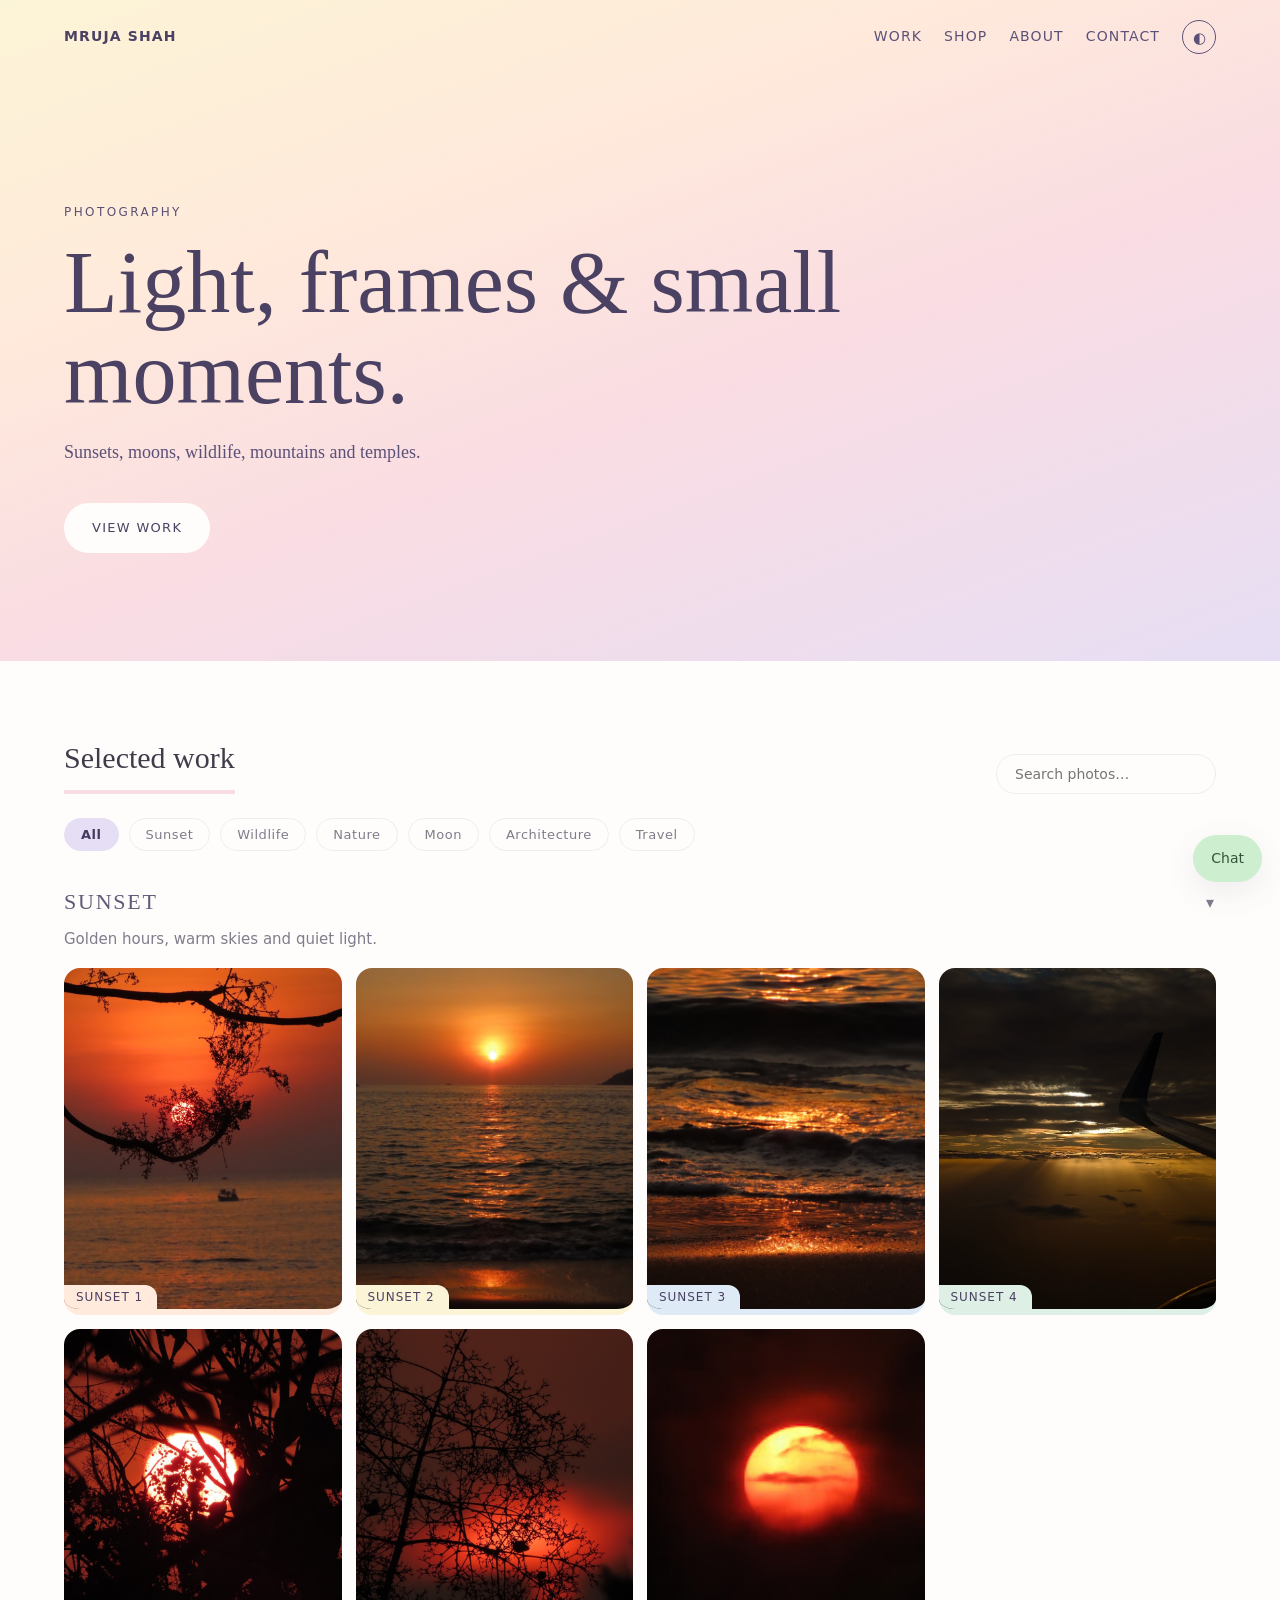
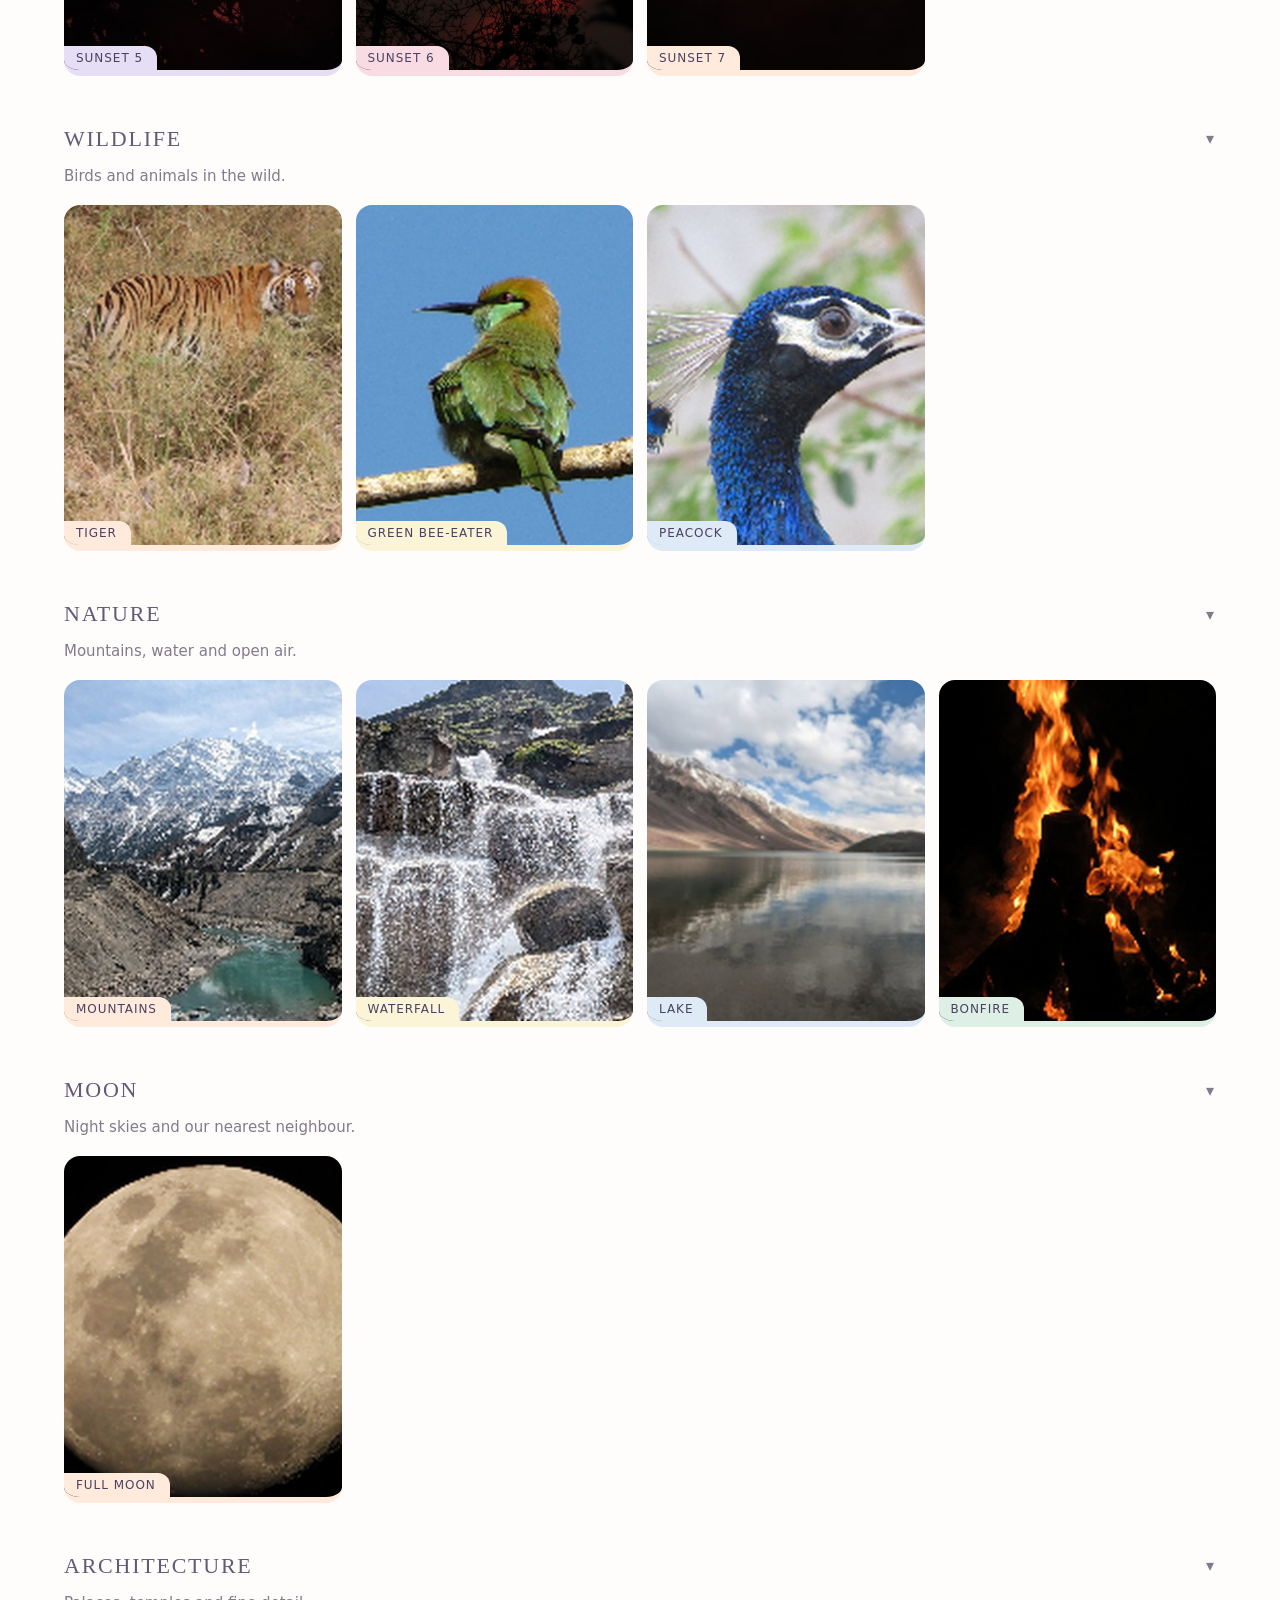
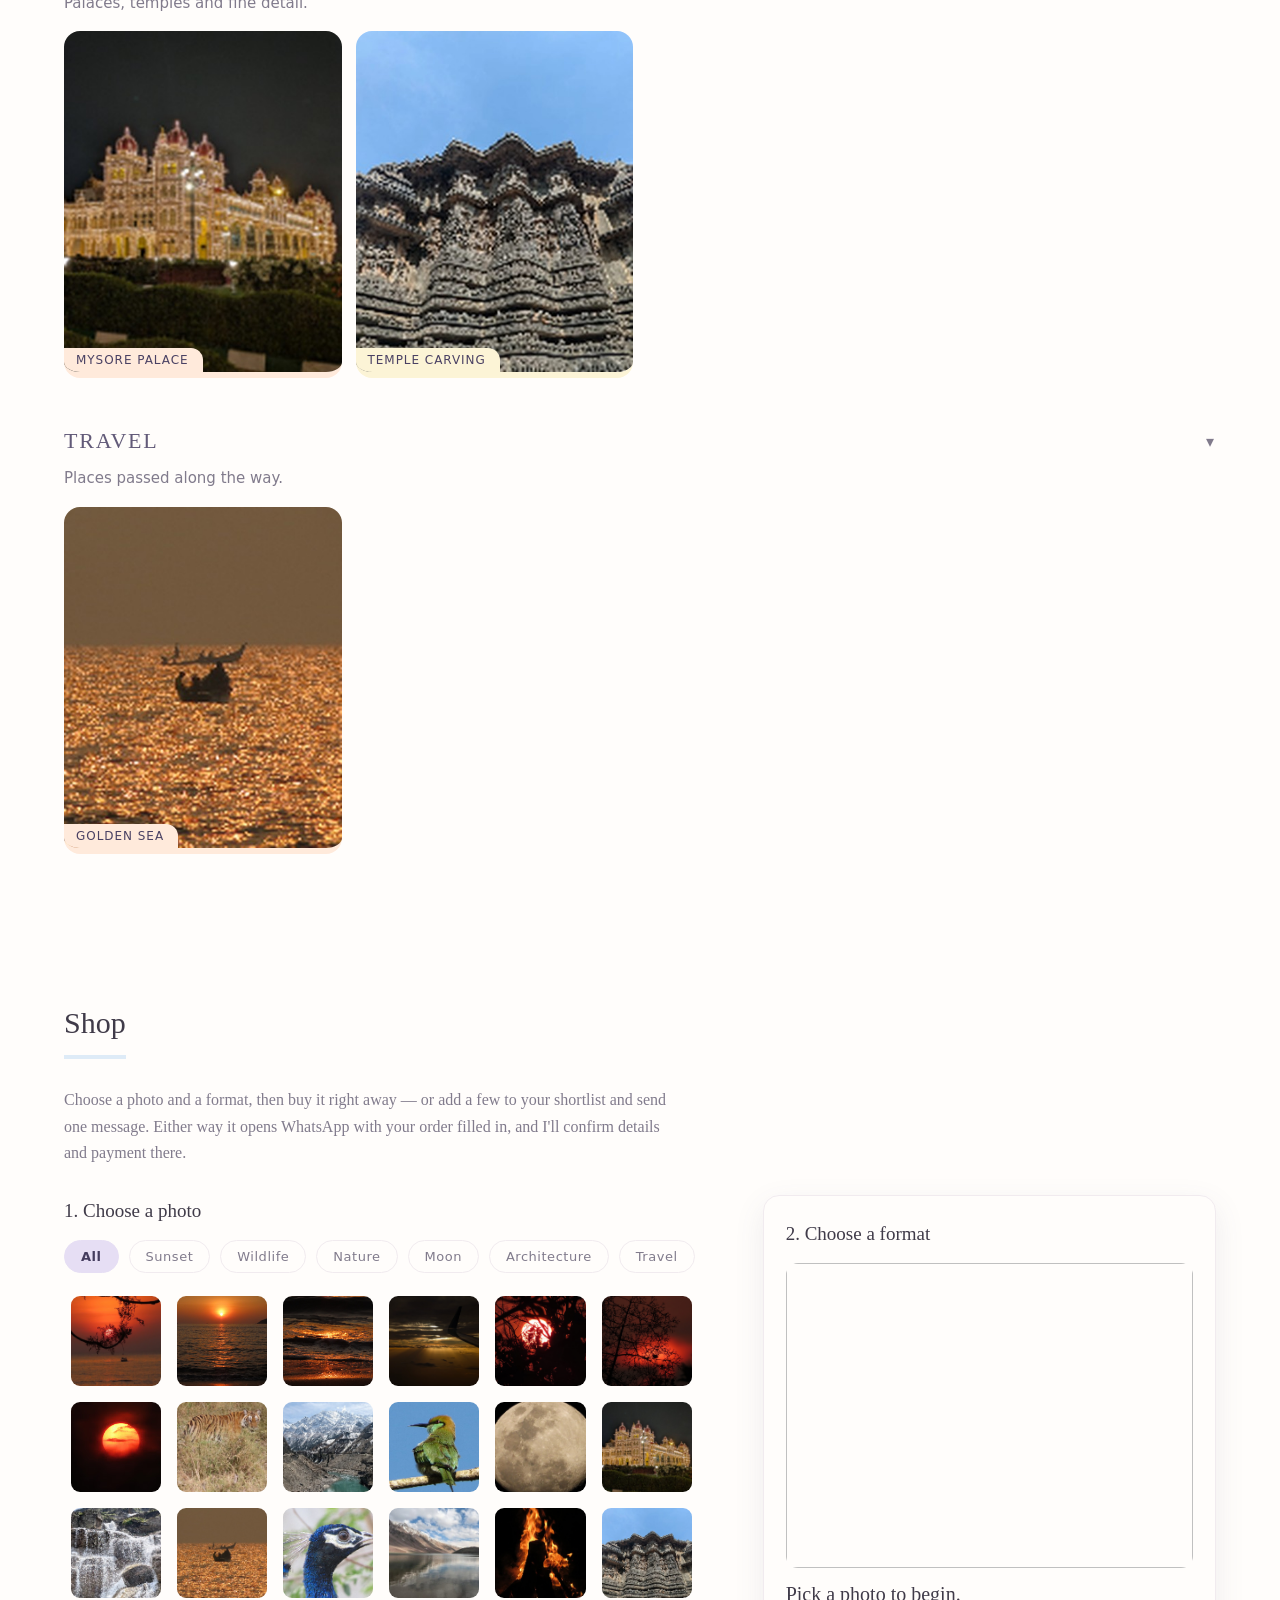
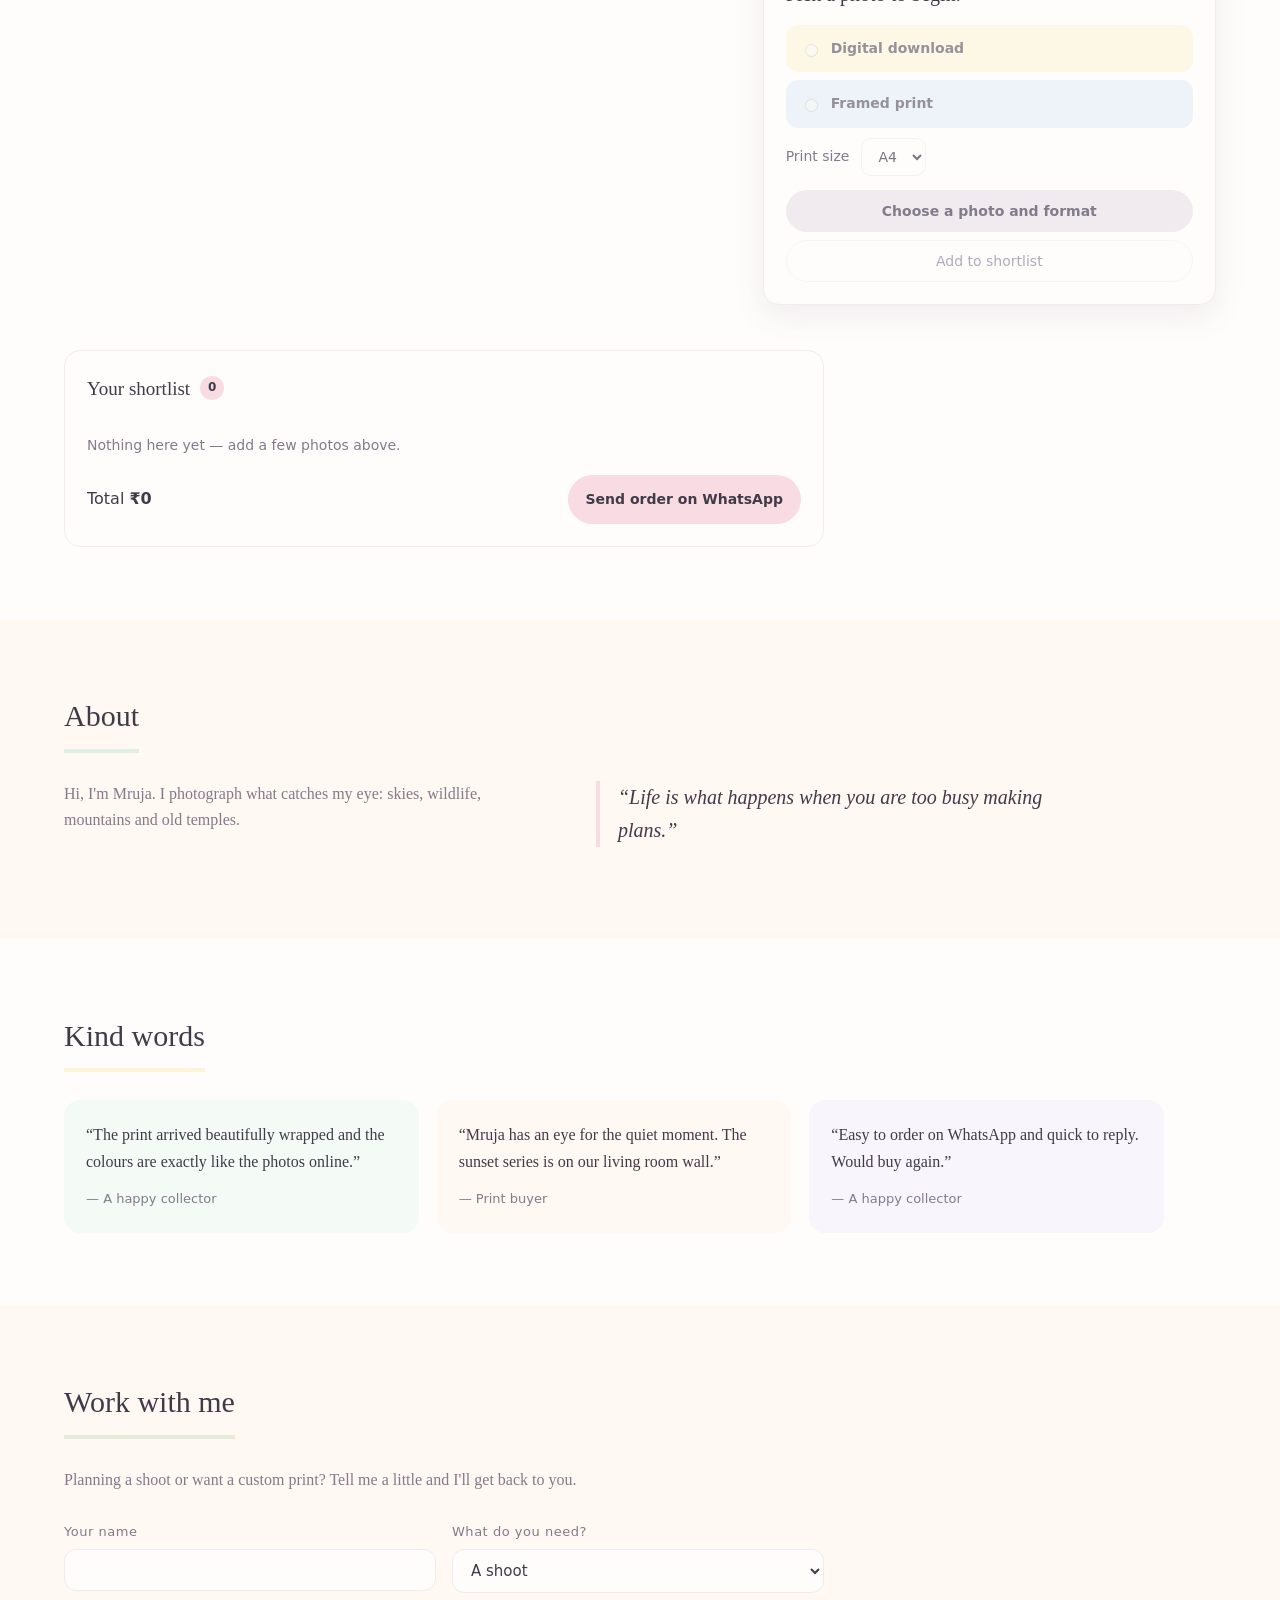
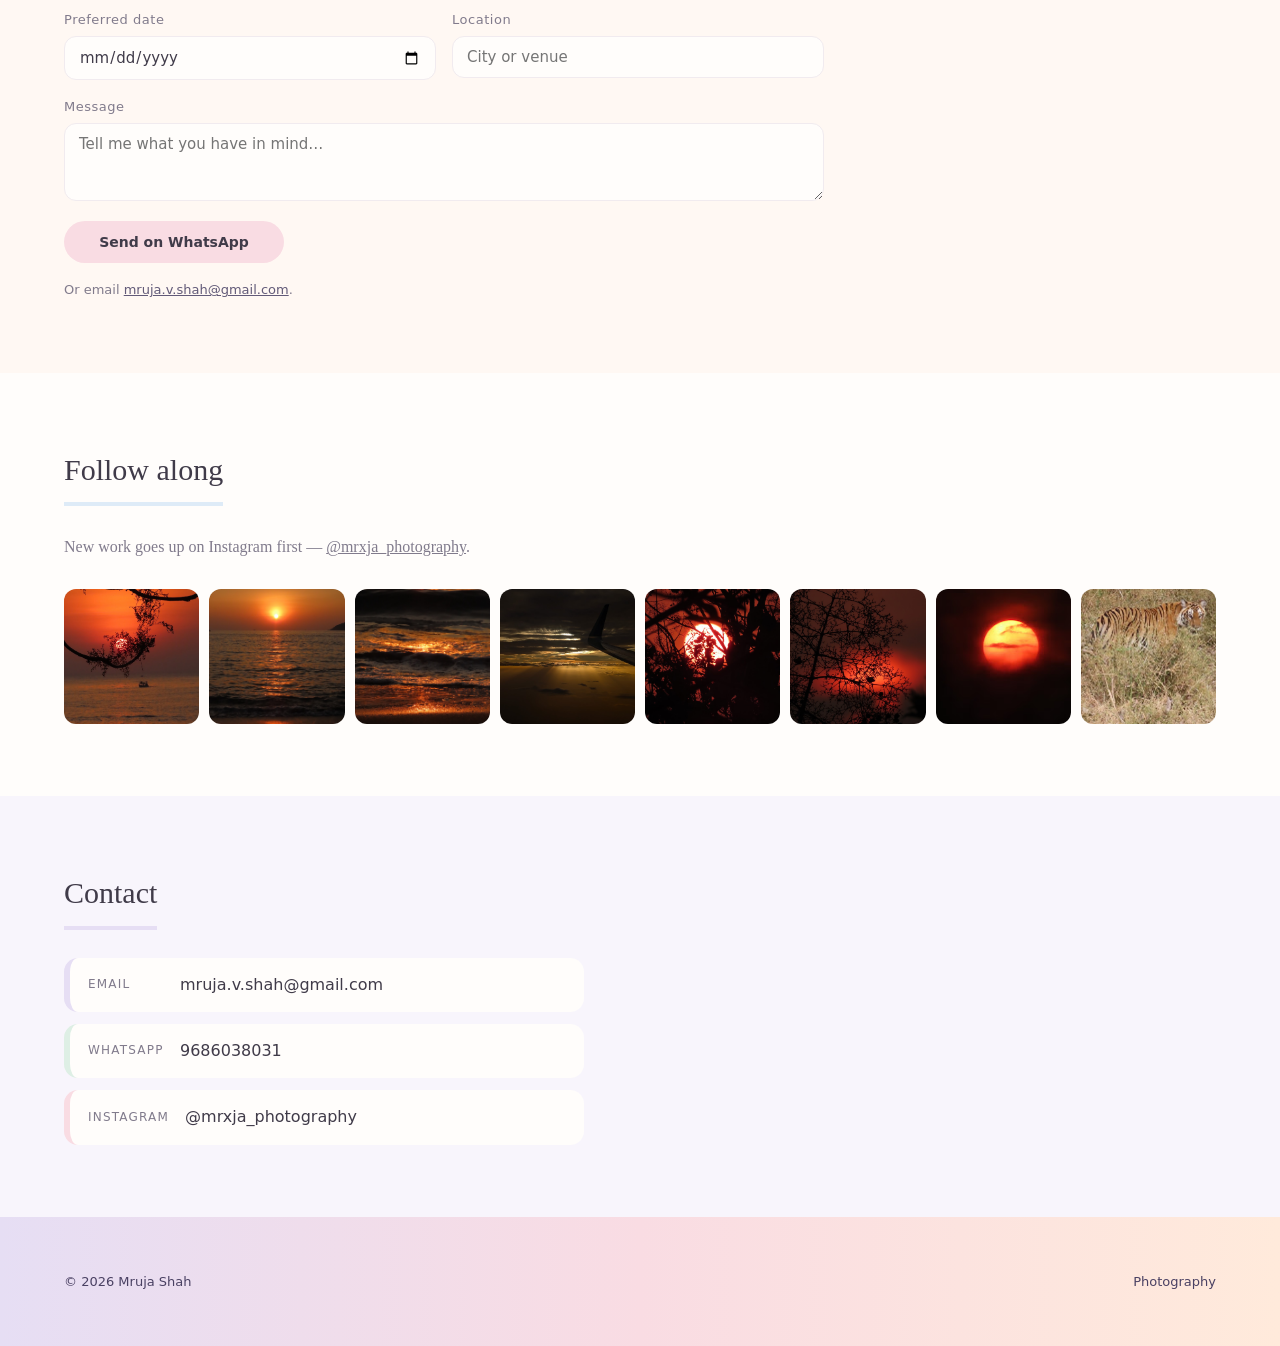
<file: index.html>
<!DOCTYPE html>
<html lang="en">
<head>
<meta charset="utf-8">
<meta name="viewport" content="width=device-width, initial-scale=1">
<title>Mruja Shah — Photography</title>
<meta name="description" content="Photography portfolio of Mruja (@mrxja_photography) — sunsets, moons, wildlife, mountains and temples. Prints and digital downloads available.">
<meta name="theme-color" content="#fffdfb">

<!-- Social sharing -->
<meta property="og:type" content="website">
<meta property="og:title" content="Mruja Shah — Photography">
<meta property="og:description" content="Sunsets, moons, wildlife, mountains and temples. Prints and digital downloads available.">
<meta property="og:image" content="images/sunset/sunset-1.jpeg">
<meta name="twitter:card" content="summary_large_image">
<meta name="twitter:title" content="Mruja Shah — Photography">
<meta name="twitter:description" content="Sunsets, moons, wildlife, mountains and temples.">
<meta name="twitter:image" content="images/sunset/sunset-1.jpeg">

<script type="application/ld+json">
{
  "@context": "https://schema.org",
  "@type": "Person",
  "name": "Mruja Shah",
  "jobTitle": "Photographer",
  "email": "mailto:mruja.v.shah@gmail.com",
  "sameAs": ["https://www.instagram.com/mrxja_photography"],
  "image": "images/sunset/sunset-1.jpeg"
}
</script>

<link rel="stylesheet" href="style.css">
</head>
<body>
<a class="skip" href="#work">Skip to work</a>

<nav>
  <strong>Mruja Shah</strong>
  <div class="nav-links">
    <a href="#work">Work</a>
    <a href="#shop">Shop</a>
    <a href="#about">About</a>
    <a href="#contact">Contact</a>
    <button type="button" class="theme-toggle" id="theme-toggle" aria-label="Toggle dark mode">◐</button>
  </div>
</nav>

<header class="hero">
  <small>Photography</small>
  <h1>Light, frames &amp; small moments.</h1>
  <p>Sunsets, moons, wildlife, mountains and temples.</p>
  <a class="btn" href="#work">View work</a>
</header>

<section id="work">
  <div class="work-head">
    <h2>Selected work</h2>
    <label class="search">
      <span class="sr-only">Search photos</span>
      <input type="search" id="search" placeholder="Search photos…" autocomplete="off">
    </label>
  </div>
  <div class="chips" id="chips" role="group" aria-label="Filter by genre"></div>
  <div class="grid" id="grid"></div>
  <p class="empty" id="empty" hidden>No photos match your search.</p>
</section>

<section id="shop">
  <h2>Shop</h2>
  <p class="shop-note">Choose a photo and a format, then buy it right away — or add a few to your shortlist and send one message. Either way it opens WhatsApp with your order filled in, and I'll confirm details and payment there.</p>

  <div class="shop-wrap">
    <div>
      <h3 class="step">1. Choose a photo</h3>
      <div class="chips small" id="shop-chips" role="group" aria-label="Filter shop by genre"></div>
      <div class="picker" id="picker"></div>
    </div>

    <div class="order" aria-live="polite">
      <h3 class="step">2. Choose a format</h3>
      <div class="order-wm">
        <img id="order-img" alt="" hidden>
        <span class="wm" id="order-wm" hidden>© Mruja Shah</span>
      </div>
      <p class="order-title" id="order-title">Pick a photo to begin.</p>

      <label class="opt"><input type="radio" name="fmt" value="digital" disabled><b>Digital download</b><span id="p-digital"></span></label>
      <label class="opt alt"><input type="radio" name="fmt" value="print" disabled><b>Framed print</b><span id="p-print"></span></label>

      <label class="size-row" id="size-row" hidden>
        Print size
        <select id="size" disabled>
          <option>A4</option><option>A3</option><option>A2</option>
        </select>
      </label>

      <div class="order-actions">
        <button type="button" class="buy-btn" id="buy" aria-disabled="true">Choose a photo and format</button>
        <button type="button" class="add-btn" id="add" disabled>Add to shortlist</button>
      </div>
    </div>
  </div>

  <div class="cart" id="cart" aria-live="polite">
    <div class="cart-head">
      <h3 class="step">Your shortlist <span class="cart-count" id="cart-count">0</span></h3>
      <button type="button" class="cart-clear" id="cart-clear" hidden>Clear</button>
    </div>
    <ul class="cart-list" id="cart-list"></ul>
    <p class="cart-empty" id="cart-empty">Nothing here yet — add a few photos above.</p>
    <div class="cart-foot" id="cart-foot" hidden>
      <span>Total <b id="cart-total">₹0</b></span>
      <a class="buy-btn" id="cart-send" href="#" target="_blank" rel="noopener">Send order on WhatsApp</a>
    </div>
  </div>
</section>

<section id="about">
  <h2>About</h2>
  <div class="about">
    <p>Hi, I'm Mruja. I photograph what catches my eye: skies, wildlife, mountains and old temples.</p>
    <p><em>&ldquo;Life is what happens when you are too busy making plans.&rdquo;</em></p>
  </div>
</section>

<!-- Testimonials — edit the quotes here -->
<section id="testimonials">
  <h2>Kind words</h2>
  <div class="quotes">
    <blockquote class="quote">
      <p>“The print arrived beautifully wrapped and the colours are exactly like the photos online.”</p>
      <cite>— A happy collector</cite>
    </blockquote>
    <blockquote class="quote">
      <p>“Mruja has an eye for the quiet moment. The sunset series is on our living room wall.”</p>
      <cite>— Print buyer</cite>
    </blockquote>
    <blockquote class="quote">
      <p>“Easy to order on WhatsApp and quick to reply. Would buy again.”</p>
      <cite>— A happy collector</cite>
    </blockquote>
  </div>
</section>

<!-- Booking / enquiry form — sends through WhatsApp, no backend needed -->
<section id="booking">
  <h2>Work with me</h2>
  <p class="shop-note">Planning a shoot or want a custom print? Tell me a little and I'll get back to you.</p>
  <form class="booking" id="booking-form" novalidate>
    <div class="field">
      <label for="b-name">Your name</label>
      <input type="text" id="b-name" name="name" required>
    </div>
    <div class="field">
      <label for="b-type">What do you need?</label>
      <select id="b-type" name="type">
        <option>A shoot</option>
        <option>A custom print</option>
        <option>Licensing a photo</option>
        <option>Something else</option>
      </select>
    </div>
    <div class="field">
      <label for="b-date">Preferred date</label>
      <input type="date" id="b-date" name="date">
    </div>
    <div class="field">
      <label for="b-place">Location</label>
      <input type="text" id="b-place" name="place" placeholder="City or venue">
    </div>
    <div class="field wide">
      <label for="b-msg">Message</label>
      <textarea id="b-msg" name="message" rows="3" placeholder="Tell me what you have in mind…"></textarea>
    </div>
    <button type="submit" class="buy-btn">Send on WhatsApp</button>
    <p class="form-note" id="form-note">Or email <a href="mailto:mruja.v.shah@gmail.com">mruja.v.shah@gmail.com</a>.</p>
  </form>
</section>

<section id="follow">
  <h2>Follow along</h2>
  <p class="shop-note">New work goes up on Instagram first — <a href="https://www.instagram.com/mrxja_photography" target="_blank" rel="noopener">@mrxja_photography</a>.</p>
  <div class="follow-strip" id="follow-strip"></div>
</section>

<section id="contact">
  <h2>Contact</h2>
  <ul class="contact-list">
    <li><span>Email</span><a href="mailto:mruja.v.shah@gmail.com">mruja.v.shah@gmail.com</a></li>
    <li><span>WhatsApp</span><a href="https://wa.me/919686038031" target="_blank" rel="noopener">9686038031</a></li>
    <li><span>Instagram</span><a href="https://www.instagram.com/mrxja_photography" target="_blank" rel="noopener">@mrxja_photography</a></li>
  </ul>
</section>

<footer><span>© 2026 Mruja Shah</span><span>Photography</span></footer>

<!-- Lightbox viewer -->
<div class="lightbox" id="lb" role="dialog" aria-modal="true" aria-label="Photo viewer" hidden>
  <button type="button" class="lb-close" id="lb-close" aria-label="Close viewer">×</button>
  <button type="button" class="lb-nav lb-prev" id="lb-prev" aria-label="Previous photo">‹</button>
  <button type="button" class="lb-nav lb-next" id="lb-next" aria-label="Next photo">›</button>
  <figure class="lb-figure">
    <img id="lb-img" alt="">
    <figcaption class="lb-cap">
      <span id="lb-title"></span>
      <span class="lb-count" id="lb-count"></span>
    </figcaption>
  </figure>
  <div class="lb-tools">
    <button type="button" class="lb-tool" id="lb-zoom" aria-label="Zoom in">＋</button>
    <button type="button" class="lb-tool" id="lb-share">Share</button>
  </div>
</div>

<button type="button" id="to-top" aria-label="Back to top" hidden>↑</button>
<a class="wa-float" id="wa-float" href="https://wa.me/919686038031" target="_blank" rel="noopener" aria-label="Chat on WhatsApp">Chat</a>

<script src="script.js"></script>
</body>
</html>
</file>
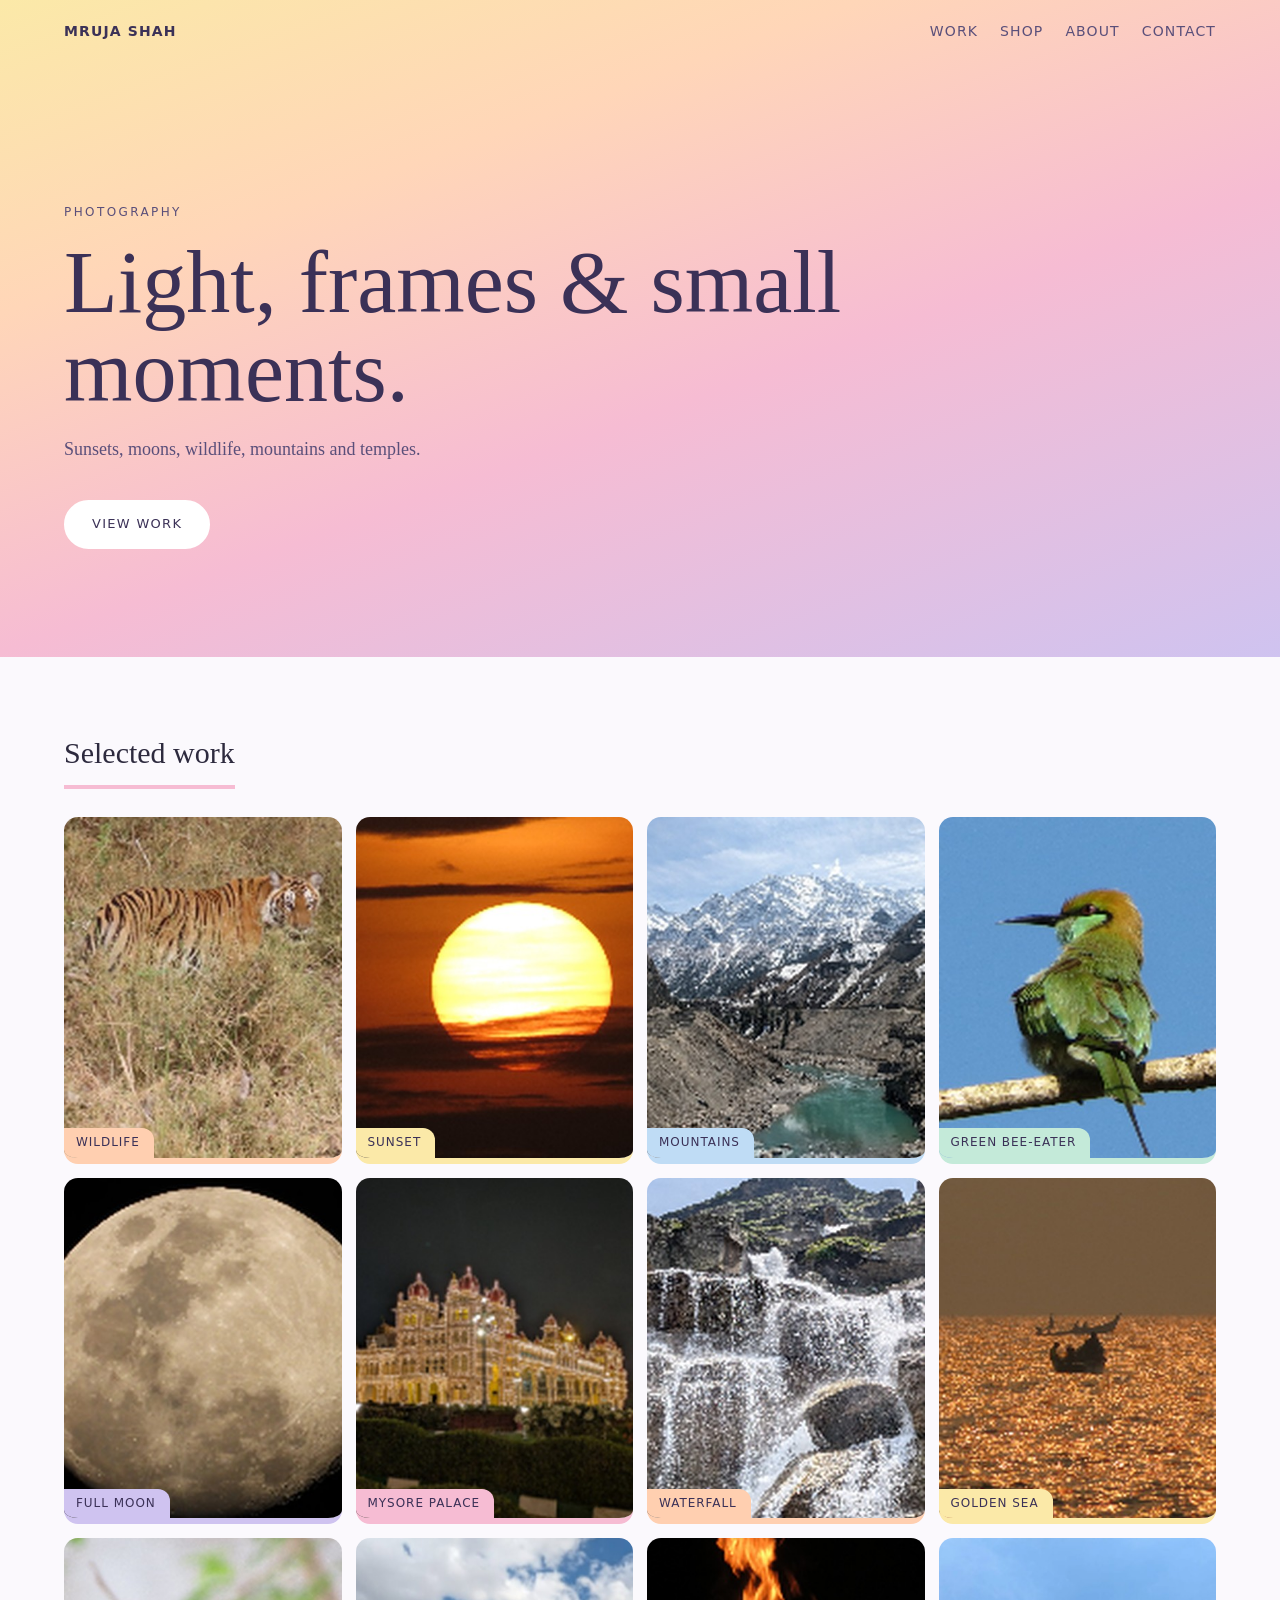
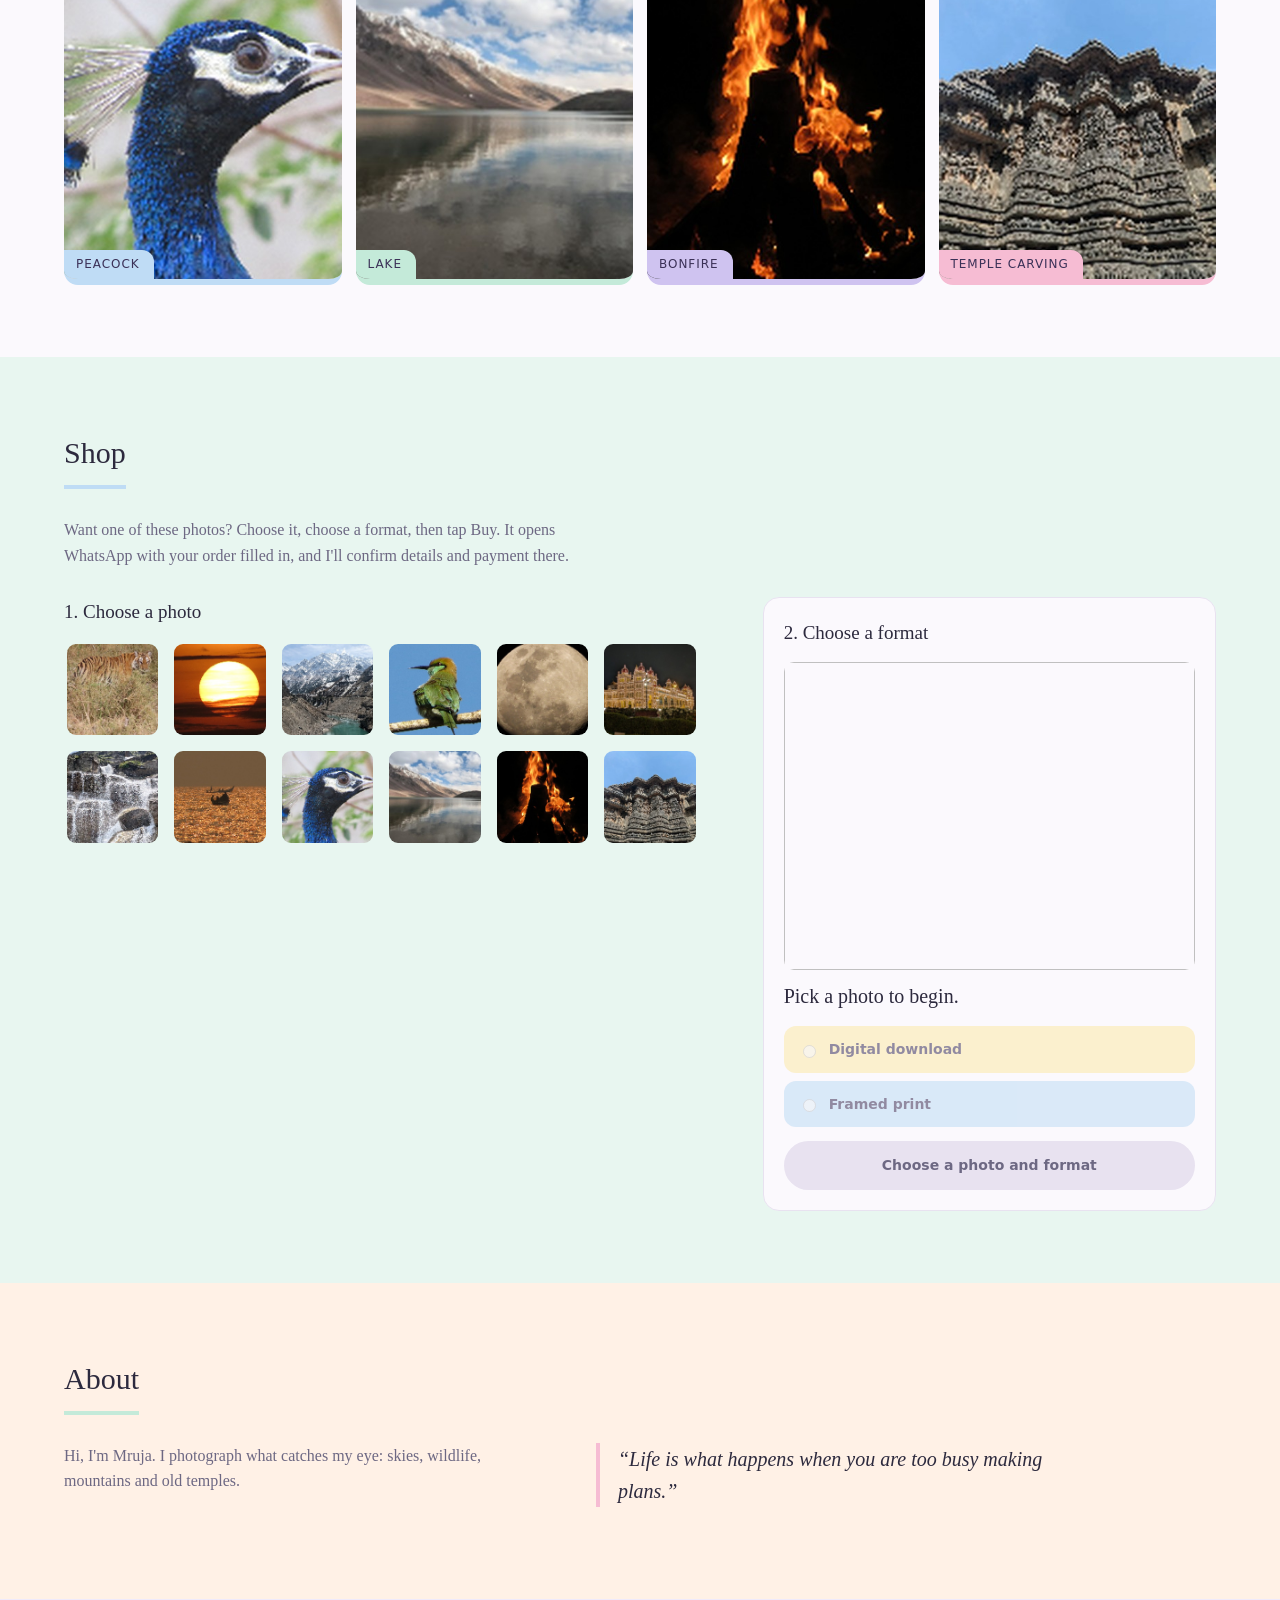
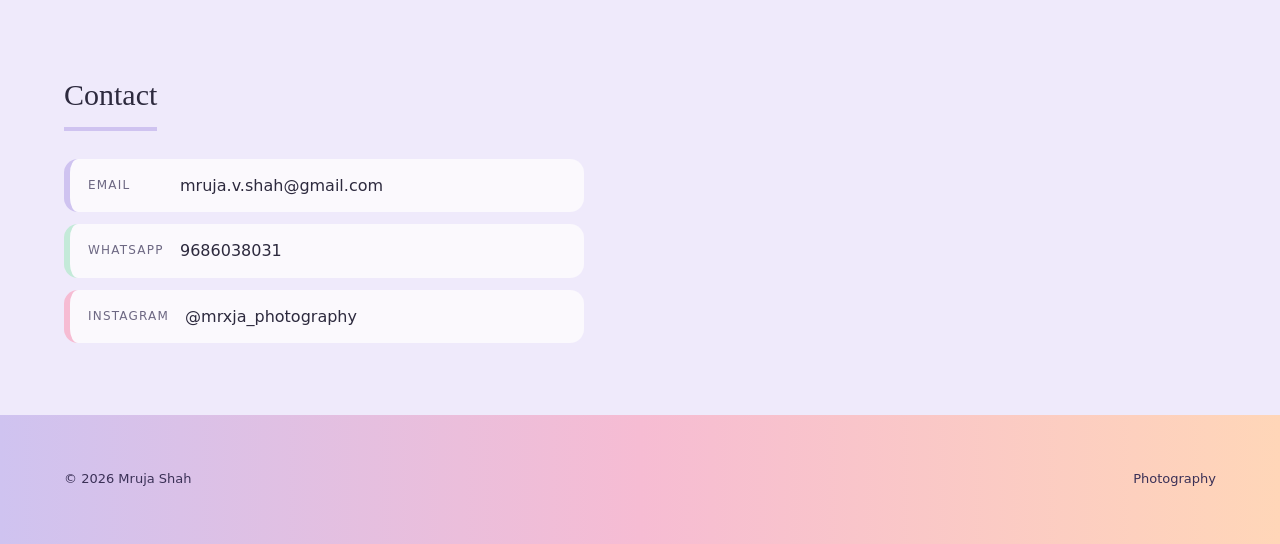
<file: files/index.html>
<!DOCTYPE html>
<html lang="en">
<head>
<meta charset="utf-8">
<meta name="viewport" content="width=device-width, initial-scale=1">
<title>Mruja Shah — Photography</title>
<meta name="description" content="Photography portfolio of Mruja (@mrxja_photography)">
<link rel="stylesheet" href="style.css">
</head>
<body>
<nav><strong>Mruja Shah</strong><div><a href="#work">Work</a><a href="#shop">Shop</a><a href="#about">About</a><a href="#contact">Contact</a></div></nav>

<header class="hero">
  <small>Photography</small>
  <h1>Light, frames &amp; small moments.</h1>
  <p>Sunsets, moons, wildlife, mountains and temples.</p>
  <a class="btn" href="#work">View work</a>
</header>

<section id="work">
  <h2>Selected work</h2>
  <div class="grid" id="grid"></div>
</section>

<section id="shop">
  <h2>Shop</h2>
  <p class="shop-note">Want one of these photos? Choose it, choose a format, then tap Buy. It opens WhatsApp with your order filled in, and I'll confirm details and payment there.</p>
  <div class="shop-wrap">
    <div>
      <h3 class="step">1. Choose a photo</h3>
      <div class="picker" id="picker"></div>
    </div>
    <div class="order" aria-live="polite">
      <h3 class="step">2. Choose a format</h3>
      <div class="order-wm"><img id="order-img" alt="" hidden></div>
      <p class="order-title" id="order-title">Pick a photo to begin.</p>
      <label class="opt"><input type="radio" name="fmt" value="digital" disabled><b>Digital download</b><span id="p-digital"></span></label>
      <label class="opt alt"><input type="radio" name="fmt" value="print" disabled><b>Framed print</b><span id="p-print"></span></label>
      <a class="buy-btn" id="buy" aria-disabled="true">Choose a photo and format</a>
    </div>
  </div>
</section>

<section id="about">
  <h2>About</h2>
  <div class="about">
    <p>Hi, I'm Mruja. I photograph what catches my eye: skies, wildlife, mountains and old temples.</p>
    <p><em>&ldquo;Life is what happens when you are too busy making plans.&rdquo;</em></p>
  </div>
</section>

<section id="contact">
  <h2>Contact</h2>
  <ul class="contact-list">
    <li><span>Email</span><a href="mailto:mruja.v.shah@gmail.com">mruja.v.shah@gmail.com</a></li>
    <li><span>WhatsApp</span><a href="https://wa.me/919686038031" target="_blank" rel="noopener">9686038031</a></li>
    <li><span>Instagram</span><a href="https://www.instagram.com/mrxja_photography" target="_blank" rel="noopener">@mrxja_photography</a></li>
  </ul>
</section>

<footer><span>© 2026 Mruja Shah</span><span>Photography</span></footer>

<div class="lightbox" id="lb"><img alt=""></div>
<script src="script.js"></script>
</body>
</html>
</file>
<file: style.css>
/* =========================================================
   Mruja Shah — Photography
   Soft pastel theme. Light + dark (auto and manual toggle).
   ========================================================= */

:root{
  --bg:#fffdfb;
  --fg:#403b49;
  --mute:#817b8c;
  --line:#f1ebef;
  --ink:#625a78;

  /* soft pastel accents */
  --peach:#ffeadb;
  --rose:#f9dce3;
  --lilac:#e6def4;
  --sky:#deebf7;
  --mint:#deefe5;
  --butter:#fcf4d6;
  --sage:#e6eddc;

  --tint1:#fff8f3;
  --tint2:#f4faf6;
  --tint3:#f8f5fc;

  --hero-ink:#4a4163;
  --hero-sub:#5b5178;
  --shadow:0 10px 30px rgba(92,84,115,.10);
  --radius:16px;
}

/* Dark palette, applied automatically OR by the toggle button */
@media (prefers-color-scheme: dark){
  :root:not([data-theme="light"]){
    --bg:#1d1b26; --fg:#f2eef9; --mute:#b3adc7; --line:#332f43; --ink:#efeaf8;
    --peach:#4b3f47; --rose:#4b3a45; --lilac:#3d3757; --sky:#33455a;
    --mint:#2f4a42; --butter:#4a4530; --sage:#3a4735;
    --tint1:#262130; --tint2:#202a29; --tint3:#26223a;
    --hero-ink:#f2eef9; --hero-sub:#cfc9e4;
    --shadow:0 10px 30px rgba(0,0,0,.35);
  }
}
:root[data-theme="dark"]{
  --bg:#1d1b26; --fg:#f2eef9; --mute:#b3adc7; --line:#332f43; --ink:#efeaf8;
  --peach:#4b3f47; --rose:#4b3a45; --lilac:#3d3757; --sky:#33455a;
  --mint:#2f4a42; --butter:#4a4530; --sage:#3a4735;
  --tint1:#262130; --tint2:#202a29; --tint3:#26223a;
  --hero-ink:#f2eef9; --hero-sub:#cfc9e4;
  --shadow:0 10px 30px rgba(0,0,0,.35);
}

*{box-sizing:border-box}
html{scroll-behavior:smooth}
body{margin:0;background:var(--bg);color:var(--fg);font-family:Georgia,'Times New Roman',serif;line-height:1.65}
a{color:inherit}
img{max-width:100%}

.sr-only{position:absolute;width:1px;height:1px;padding:0;margin:-1px;overflow:hidden;clip:rect(0 0 0 0);white-space:nowrap;border:0}
.skip{position:absolute;left:-999px;top:0;z-index:50;background:var(--bg);padding:10px 16px;border-radius:0 0 12px 0}
.skip:focus{left:0}
:focus-visible{outline:3px solid var(--ink);outline-offset:2px;border-radius:6px}

/* ---------- Navigation ---------- */
nav{position:absolute;top:0;left:0;right:0;z-index:2;display:flex;justify-content:space-between;align-items:center;padding:20px 5vw;font-family:system-ui,sans-serif;font-size:14px;letter-spacing:.08em;text-transform:uppercase;color:var(--hero-ink)}
nav strong{color:var(--hero-ink)}
.nav-links{display:flex;gap:22px;align-items:center}
nav a{text-decoration:none;color:var(--hero-sub)}
nav a:hover{color:var(--hero-ink);text-decoration:underline;text-underline-offset:6px}
.theme-toggle{border:1.5px solid currentColor;background:transparent;color:var(--hero-sub);width:34px;height:34px;border-radius:50%;font-size:15px;line-height:1;cursor:pointer;transition:transform .2s,background .2s}
.theme-toggle:hover{transform:rotate(30deg);background:rgba(255,255,255,.35)}
@media(max-width:560px){nav{font-size:12px}.nav-links{gap:14px}nav a[href="#contact"]{display:none}}

/* ---------- Hero ---------- */
.hero{padding:22vh 5vw 12vh;color:var(--hero-ink);background:linear-gradient(160deg,var(--butter) 0%,var(--peach) 30%,var(--rose) 58%,var(--lilac) 100%)}
.hero>*{max-width:1000px}
.hero small{font-family:system-ui,sans-serif;letter-spacing:.2em;text-transform:uppercase;color:var(--hero-sub);font-size:12px}
.hero h1{font-size:clamp(40px,8vw,88px);line-height:1.03;margin:14px 0;font-weight:400}
.hero p{max-width:520px;color:var(--hero-sub);font-size:18px}
.btn{display:inline-block;margin-top:18px;padding:12px 26px;border:2px solid var(--fg);border-radius:999px;text-decoration:none;font-family:system-ui,sans-serif;font-size:13px;letter-spacing:.1em;text-transform:uppercase;transition:background .2s,color .2s,border-color .2s}
.hero .btn{background:#fffdfb;color:#4a4163;border-color:#fffdfb}
.hero .btn:hover{background:transparent;border-color:var(--hero-ink)}
.btn:hover{background:var(--fg);color:var(--bg)}

/* ---------- Sections ---------- */
section{padding:8vh 5vw}
#work{background:var(--bg)}
#about{background:var(--tint1)}
#testimonials{background:var(--bg)}
#booking{background:var(--tint1)}
#follow{background:var(--bg)}
#contact{background:var(--tint3)}
h2{font-weight:400;font-size:30px;margin:0 0 28px;display:inline-block;padding-bottom:8px;border-bottom:4px solid var(--rose)}
#about h2{border-color:var(--mint)}
#testimonials h2{border-color:var(--butter)}
#booking h2{border-color:var(--sage)}
#follow h2{border-color:var(--sky)}
#contact h2{border-color:var(--lilac)}
#shop h2{border-color:var(--sky)}

/* ---------- Work: search + chips ---------- */
.work-head{display:flex;flex-wrap:wrap;justify-content:space-between;align-items:flex-end;gap:18px;margin-bottom:24px}
.work-head h2{margin-bottom:0}
.search input{font-family:system-ui,sans-serif;font-size:14px;color:var(--fg);background:var(--bg);border:1px solid var(--line);border-radius:999px;padding:11px 18px;min-width:220px;transition:border-color .2s}
.search input:focus{border-color:var(--lilac);outline:none;box-shadow:0 0 0 3px var(--lilac)}
.chips{display:flex;flex-wrap:wrap;gap:10px;margin-bottom:32px}
.chip{font-family:system-ui,sans-serif;font-size:13px;letter-spacing:.04em;padding:8px 16px;border-radius:999px;border:1.5px solid var(--line);background:var(--bg);color:var(--mute);cursor:pointer;transition:background .2s,color .2s,border-color .2s}
.chip:hover{border-color:var(--lilac);color:var(--ink)}
.chip.on{background:var(--lilac);border-color:var(--lilac);color:#443c5e;font-weight:600}
:root[data-theme="dark"] .chip.on{color:var(--fg)}
@media (prefers-color-scheme: dark){:root:not([data-theme="light"]) .chip.on{color:var(--fg)}}

/* ---------- Work grid ---------- */
.grid{display:block}
.category-group+.category-group{margin-top:44px}
.category-label{display:flex;align-items:center;gap:10px;width:100%;background:none;border:0;padding:6px 0;margin:0 0 6px;font-family:inherit;font-size:22px;font-weight:400;letter-spacing:.08em;text-transform:uppercase;color:var(--ink);cursor:pointer;text-align:left}
.category-label .caret{margin-left:auto;font-size:16px;color:var(--mute);transition:transform .25s}
.category-group.closed .caret{transform:rotate(-90deg)}
.category-blurb{margin:0 0 16px;color:var(--mute);font-size:15px;max-width:640px;font-family:system-ui,sans-serif}
.category-group.closed .category-grid,
.category-group.closed .category-blurb{display:none}
.category-grid{display:grid;grid-template-columns:repeat(auto-fill,minmax(240px,1fr));gap:14px}

.tile{--t:var(--peach);aspect-ratio:4/5;position:relative;overflow:hidden;border-radius:var(--radius);background:linear-gradient(135deg,var(--c1,var(--lilac)),var(--c2,var(--sky)));cursor:pointer;border:0;border-bottom:6px solid var(--t);padding:0;display:block;width:100%}
.tile img{width:100%;height:100%;object-fit:cover;display:block;transition:transform .5s ease}
.tile:hover img{transform:scale(1.05)}
.tile span{position:absolute;left:0;bottom:0;padding:5px 14px 5px 12px;border-top-right-radius:12px;background:var(--t);font-family:system-ui,sans-serif;font-size:12px;color:#4a4163;letter-spacing:.08em;text-transform:uppercase}
:root[data-theme="dark"] .tile span{color:#f2eef9}
@media (prefers-color-scheme: dark){:root:not([data-theme="light"]) .tile span{color:#f2eef9}}
.tile:hover{border-color:var(--t)}
.tile:nth-child(6n+1){--t:var(--peach)}
.tile:nth-child(6n+2){--t:var(--butter)}
.tile:nth-child(6n+3){--t:var(--sky)}
.tile:nth-child(6n+4){--t:var(--mint)}
.tile:nth-child(6n+5){--t:var(--lilac)}
.tile:nth-child(6n+6){--t:var(--rose)}
.empty{color:var(--mute);font-family:system-ui,sans-serif}

/* ---------- Shop ---------- */
.shop-note{max-width:620px;color:var(--mute);margin:0 0 28px}
.shop-wrap{display:grid;grid-template-columns:1.4fr 1fr;gap:5vw;align-items:start;font-family:system-ui,sans-serif}
@media(max-width:800px){.shop-wrap{grid-template-columns:1fr}}
.step{font-family:Georgia,serif;font-weight:400;font-size:19px;margin:0 0 14px;display:flex;align-items:center;gap:10px}
.chips.small{margin-bottom:16px}
.picker{display:grid;grid-template-columns:repeat(auto-fill,minmax(96px,1fr));gap:10px;max-height:60vh;overflow:auto;padding:4px}
.thumb{padding:0;border:3px solid transparent;border-radius:12px;overflow:hidden;background:none;cursor:pointer;aspect-ratio:1}
.thumb img{width:100%;height:100%;object-fit:cover;display:block}
.thumb:hover{border-color:var(--lilac)}
.thumb.on{border-color:var(--rose);box-shadow:0 0 0 2px var(--bg)}
.order{background:var(--bg);border-radius:var(--radius);padding:22px;border:1px solid var(--line);position:sticky;top:16px;box-shadow:var(--shadow)}
.order-wm{position:relative}
.order-wm img{width:100%;aspect-ratio:4/3;object-fit:cover;border-radius:12px;display:block;margin-bottom:10px}
.wm{position:absolute;right:10px;bottom:18px;font-size:11px;letter-spacing:.14em;color:rgba(255,255,255,.85);text-shadow:0 1px 3px rgba(0,0,0,.5);font-family:system-ui,sans-serif;pointer-events:none}
.order-title{font-family:Georgia,serif;font-size:20px;margin:0 0 14px}
.opt{display:flex;align-items:center;gap:10px;padding:12px 14px;margin-bottom:8px;border-radius:12px;background:var(--butter);color:var(--fg);cursor:pointer;font-size:14px}
.opt.alt{background:var(--sky)}
.opt span{margin-left:auto;font-weight:600}
.opt:has(input:checked){outline:3px solid var(--ink)}
.opt:has(input:disabled){opacity:.55;cursor:not-allowed}
.size-row{display:flex;align-items:center;gap:12px;margin:10px 0 4px;font-size:14px;color:var(--mute)}
.size-row select{font-family:system-ui,sans-serif;font-size:14px;padding:9px 12px;border-radius:10px;border:1.5px solid var(--line);background:var(--bg);color:var(--fg)}
.order-actions{display:grid;gap:8px;margin-top:14px}
.buy-btn{display:block;text-align:center;padding:13px 18px;border:0;border-radius:999px;background:var(--rose);color:var(--fg);text-decoration:none;font-family:system-ui,sans-serif;font-size:14px;font-weight:600;cursor:pointer}
.buy-btn:hover{background:var(--peach)}
.buy-btn[aria-disabled="true"]{background:var(--line);color:var(--mute);cursor:not-allowed}
.add-btn{padding:12px 18px;border:1.5px solid var(--line);border-radius:999px;background:var(--bg);color:var(--ink);font-family:system-ui,sans-serif;font-size:14px;cursor:pointer}
.add-btn:disabled{opacity:.5;cursor:not-allowed}
.add-btn:not(:disabled):hover{border-color:var(--mint);background:var(--mint)}

/* ---------- Shortlist / cart ---------- */
.cart{margin-top:5vh;background:var(--bg);border:1px solid var(--line);border-radius:var(--radius);padding:22px;font-family:system-ui,sans-serif;max-width:760px}
.cart-head{display:flex;justify-content:space-between;align-items:center}
.cart-head .step{margin:0}
.cart-count{display:inline-flex;align-items:center;justify-content:center;min-width:24px;height:24px;padding:0 7px;border-radius:999px;background:var(--rose);color:var(--fg);font-size:12px;font-weight:600;font-family:system-ui,sans-serif}
.cart-clear{background:none;border:0;color:var(--mute);font-size:13px;cursor:pointer;text-decoration:underline}
.cart-list{list-style:none;margin:16px 0 0;padding:0;display:grid;gap:8px}
.cart-item{display:flex;align-items:center;gap:12px;padding:10px;border-radius:12px;background:var(--tint2)}
.cart-item img{width:46px;height:46px;object-fit:cover;border-radius:8px;flex:none}
.cart-item .ci-t{flex:1;font-size:14px}
.cart-item .ci-t small{display:block;color:var(--mute);font-size:12px}
.cart-item .ci-p{font-size:14px;font-weight:600}
.ci-x{border:0;background:none;color:var(--mute);font-size:18px;cursor:pointer;line-height:1}
.ci-x:hover{color:var(--fg)}
.cart-empty{color:var(--mute);margin:14px 0 0;font-size:14px}
.cart-foot{display:flex;align-items:center;justify-content:space-between;gap:16px;margin-top:18px;flex-wrap:wrap}
.cart-foot .buy-btn{min-width:220px}

/* ---------- About & testimonials ---------- */
.about{display:grid;grid-template-columns:1fr 1fr;gap:5vw;max-width:1000px}
@media(max-width:700px){.about{grid-template-columns:1fr}}
.about p{color:var(--mute);margin-top:0}
.about p:last-child{color:var(--fg);border-left:4px solid var(--rose);padding-left:18px;font-size:20px}
.quotes{display:grid;grid-template-columns:repeat(auto-fit,minmax(240px,1fr));gap:18px;max-width:1100px}
.quote{margin:0;padding:22px;border-radius:var(--radius);background:var(--tint2)}
.quote:nth-child(2){background:var(--tint1)}
.quote:nth-child(3){background:var(--tint3)}
.quote p{margin:0 0 10px;font-size:16px}
.quote cite{color:var(--mute);font-size:13px;font-style:normal;font-family:system-ui,sans-serif}

/* ---------- Booking form ---------- */
.booking{display:grid;grid-template-columns:1fr 1fr;gap:16px;max-width:760px;font-family:system-ui,sans-serif}
@media(max-width:640px){.booking{grid-template-columns:1fr}}
.field{display:flex;flex-direction:column;gap:6px}
.field.wide{grid-column:1/-1}
.field label{font-size:13px;color:var(--mute);letter-spacing:.04em}
.field input,.field select,.field textarea{font-family:system-ui,sans-serif;font-size:15px;color:var(--fg);background:var(--bg);border:1.5px solid var(--line);border-radius:12px;padding:11px 14px}
.field input:focus,.field select:focus,.field textarea:focus{border-color:var(--lilac);outline:none;box-shadow:0 0 0 3px var(--lilac)}
.booking .buy-btn{grid-column:1/-1;justify-self:start;min-width:220px;margin-top:4px}
.form-note{grid-column:1/-1;color:var(--mute);font-size:13px;margin:0}
.form-note a{color:var(--ink)}

/* ---------- Follow strip ---------- */
.follow-strip{display:grid;grid-template-columns:repeat(auto-fill,minmax(120px,1fr));gap:10px}
.follow-strip a{display:block;aspect-ratio:1;border-radius:12px;overflow:hidden;background:var(--tint3)}
.follow-strip img{width:100%;height:100%;object-fit:cover;display:block;transition:transform .4s}
.follow-strip a:hover img{transform:scale(1.06)}

/* ---------- Contact ---------- */
.contact-list{list-style:none;margin:0;padding:0;display:grid;gap:12px;max-width:520px;font-family:system-ui,sans-serif}
.contact-list li{display:flex;align-items:center;gap:16px;padding:14px 18px;background:var(--bg);border-radius:14px;border-left:6px solid var(--lilac)}
.contact-list li:nth-child(2){border-color:var(--mint)}
.contact-list li:nth-child(3){border-color:var(--rose)}
.contact-list span{min-width:76px;font-size:12px;letter-spacing:.1em;text-transform:uppercase;color:var(--mute)}
.contact-list a{text-decoration:none;font-size:16px;word-break:break-all}
.contact-list a:hover{text-decoration:underline;text-underline-offset:4px}

footer{padding:6vh 5vw;background:linear-gradient(90deg,var(--lilac),var(--rose),var(--peach));font-family:system-ui,sans-serif;font-size:13px;color:#4a4163;display:flex;justify-content:space-between;flex-wrap:wrap;gap:10px}

/* ---------- Lightbox ---------- */
.lightbox{position:fixed;inset:0;background:rgba(40,36,56,.95);display:flex;align-items:center;justify-content:center;z-index:100;overflow:hidden}
.lightbox[hidden]{display:none}
.lb-figure{margin:0;display:flex;flex-direction:column;align-items:center;max-width:94vw}
.lb-figure img{max-width:94vw;max-height:80vh;border-radius:10px;display:block;user-select:none;-webkit-user-drag:none;transition:transform .18s ease}
.lightbox.zoomed .lb-figure img{cursor:grab;transform:scale(1.9)}
.lightbox.zoomed.dragging .lb-figure img{cursor:grabbing;transition:none}
.lb-cap{display:flex;gap:14px;align-items:baseline;color:#f3effb;font-family:system-ui,sans-serif;font-size:14px;margin-top:14px}
.lb-count{color:#c9c2df;font-size:12px;letter-spacing:.08em}
.lb-nav{position:absolute;top:50%;transform:translateY(-50%);width:52px;height:52px;border-radius:50%;border:0;background:rgba(255,255,255,.14);color:#fff;font-size:30px;line-height:1;cursor:pointer;transition:background .2s}
.lb-nav:hover{background:rgba(255,255,255,.3)}
.lb-prev{left:2vw}.lb-next{right:2vw}
.lb-close{position:absolute;top:18px;right:20px;width:44px;height:44px;border-radius:50%;border:0;background:rgba(255,255,255,.14);color:#fff;font-size:26px;line-height:1;cursor:pointer}
.lb-close:hover{background:rgba(255,255,255,.3)}
.lb-tools{position:absolute;bottom:20px;left:50%;transform:translateX(-50%);display:flex;gap:10px}
.lb-tool{border:0;border-radius:999px;padding:9px 18px;background:rgba(255,255,255,.16);color:#fff;font-family:system-ui,sans-serif;font-size:13px;cursor:pointer}
.lb-tool:hover{background:rgba(255,255,255,.32)}
@media(max-width:560px){.lb-nav{width:44px;height:44px;font-size:24px}.lb-prev{left:8px}.lb-next{right:8px}.lb-figure img{max-height:70vh}}

/* ---------- Floating bits ---------- */
#to-top{position:fixed;right:18px;bottom:80px;width:44px;height:44px;border-radius:50%;border:0;background:var(--lilac);color:#4a4163;font-size:20px;cursor:pointer;box-shadow:var(--shadow);z-index:20}
#to-top[hidden]{display:none}
.wa-float{position:fixed;right:18px;bottom:18px;background:#cdeecf;color:#35543a;text-decoration:none;font-family:system-ui,sans-serif;font-size:14px;padding:12px 18px;border-radius:999px;box-shadow:var(--shadow);z-index:20}
.wa-float:hover{background:#bfe6c2}

/* ---------- Image protection (deterrents only) ---------- */
.tile img,.thumb img,.follow-strip img,.order img{-webkit-user-drag:none;user-select:none;-webkit-touch-callout:none;pointer-events:none}
@media print{body{display:none!important}}

/* Two columns on phones keeps the gallery from becoming one long scroll */
@media(max-width:640px){
  .category-grid{grid-template-columns:repeat(2,1fr);gap:10px}
  .tile span{font-size:11px;padding:4px 10px}
  .hero{padding:16vh 6vw 10vh}
  #to-top{bottom:74px}
}

@media (prefers-reduced-motion: reduce){
  *{transition:none!important;scroll-behavior:auto!important}
}
</file>
<file: files/style.css>
:root{
  --bg:#fbf9fd;--fg:#2d2a3e;--mute:#6d6883;--line:#e8e2f0;
  --accent:#f4a48b;--peach:#ffd6b8;--rose:#f6bcd3;--lilac:#cfc3f0;--sky:#bfdcf5;--mint:#c4ead9;--butter:#fbe9a8;
  --tint1:#fff1e6;--tint2:#e8f6f0;--tint3:#efeafb;--ink:#4a3f6b;
}
@media(prefers-color-scheme:dark){:root{
  --bg:#1a1826;--fg:#f1eefa;--mute:#b3accb;--line:#332f47;
  --tint1:#241f2b;--tint2:#1d2a2a;--tint3:#25213a;--ink:#f1eefa;
}}
*{box-sizing:border-box}
html{scroll-behavior:smooth}
body{margin:0;background:var(--bg);color:var(--fg);font-family:Georgia,'Times New Roman',serif;line-height:1.6}
a{color:inherit}
nav{position:absolute;top:0;left:0;right:0;z-index:2;display:flex;justify-content:space-between;align-items:center;padding:20px 5vw;font-family:system-ui,sans-serif;font-size:14px;letter-spacing:.08em;text-transform:uppercase;color:#3b3157}
nav div{display:flex;gap:22px}
nav a{text-decoration:none;color:#5a4f7a}nav a:hover{color:#3b3157;text-decoration:underline;text-underline-offset:6px}
.hero{padding:22vh 5vw 12vh;max-width:none;color:#3b3157;background:linear-gradient(160deg,var(--butter) 0%,var(--peach) 28%,var(--rose) 58%,var(--lilac) 100%)}
.hero>*{max-width:1000px}
.hero small{font-family:system-ui,sans-serif;letter-spacing:.2em;text-transform:uppercase;color:#5a4f7a;font-size:12px}
.hero h1{font-size:clamp(40px,8vw,88px);line-height:1.02;margin:14px 0;font-weight:400}
.hero p{max-width:520px;color:#5a4f7a;font-size:18px}
.btn{display:inline-block;margin-top:18px;padding:12px 26px;border:2px solid var(--fg);border-radius:999px;text-decoration:none;font-family:system-ui,sans-serif;font-size:13px;letter-spacing:.1em;text-transform:uppercase;transition:background .2s,color .2s}
.hero .btn{background:#fff;color:#3b3157;border-color:#fff}
.hero .btn:hover{background:transparent;border-color:#3b3157}
.btn:hover{background:var(--fg);color:var(--bg)}
section{padding:8vh 5vw}
#work{background:var(--bg)}
#about{background:var(--tint1)}
#contact{background:var(--tint3)}
h2{font-weight:400;font-size:30px;margin:0 0 28px;display:inline-block;padding-bottom:8px;border-bottom:4px solid var(--rose)}
#about h2{border-color:var(--mint)}
#contact h2{border-color:var(--lilac)}
.grid{display:grid;grid-template-columns:repeat(auto-fill,minmax(240px,1fr));gap:14px}
.tile{--t:var(--peach);aspect-ratio:4/5;position:relative;overflow:hidden;border-radius:14px;background:linear-gradient(135deg,var(--c1,#888),var(--c2,#333));cursor:pointer;border-bottom:6px solid var(--t)}
.tile img{width:100%;height:100%;object-fit:cover;display:block;transition:transform .4s}
.tile:hover img{transform:scale(1.05)}
.tile span{position:absolute;left:0;bottom:0;padding:5px 14px 5px 12px;border-top-right-radius:12px;background:var(--t);font-family:system-ui,sans-serif;font-size:12px;color:#3b3157;letter-spacing:.08em;text-transform:uppercase}
.tile:nth-child(6n+1){--t:#ffcfb0}
.tile:nth-child(6n+2){--t:#fbe9a8}
.tile:nth-child(6n+3){--t:#bfdcf5}
.tile:nth-child(6n+4){--t:#c4ead9}
.tile:nth-child(6n+5){--t:#cfc3f0}
.tile:nth-child(6n+6){--t:#f6bcd3}
.about{display:grid;grid-template-columns:1fr 1fr;gap:5vw;max-width:1000px}
@media(max-width:700px){.about{grid-template-columns:1fr}}
.about p{color:var(--mute);margin-top:0}
.about p:last-child{color:var(--fg);border-left:4px solid var(--rose);padding-left:18px;font-size:20px}
footer{padding:6vh 5vw;background:linear-gradient(90deg,var(--lilac),var(--rose),var(--peach));font-family:system-ui,sans-serif;font-size:13px;color:#3b3157;display:flex;justify-content:space-between;flex-wrap:wrap;gap:10px}
.lightbox{position:fixed;inset:0;background:rgba(30,26,46,.94);display:none;align-items:center;justify-content:center;z-index:10;cursor:zoom-out}
.lightbox.open{display:flex}
.lightbox img{max-width:94vw;max-height:94vh;border-radius:8px}
.contact-list{list-style:none;margin:0;padding:0;display:grid;gap:12px;max-width:520px;font-family:system-ui,sans-serif}
.contact-list li{display:flex;align-items:center;gap:16px;padding:14px 18px;background:var(--bg);border-radius:14px;border-left:6px solid var(--lilac)}
.contact-list li:nth-child(2){border-color:var(--mint)}
.contact-list li:nth-child(3){border-color:var(--rose)}
.contact-list span{min-width:76px;font-size:12px;letter-spacing:.1em;text-transform:uppercase;color:var(--mute)}
.contact-list a{text-decoration:none;font-size:16px;word-break:break-all}
.contact-list a:hover{text-decoration:underline;text-underline-offset:4px}
#shop{background:var(--tint2)}
#shop h2{border-color:var(--sky)}
.shop-note{max-width:560px;color:var(--mute);margin:0 0 28px}
.shop-wrap{display:grid;grid-template-columns:1.4fr 1fr;gap:5vw;align-items:start;font-family:system-ui,sans-serif}
@media(max-width:800px){.shop-wrap{grid-template-columns:1fr}}
.step{font-family:Georgia,serif;font-weight:400;font-size:19px;margin:0 0 14px}
.picker{display:grid;grid-template-columns:repeat(auto-fill,minmax(96px,1fr));gap:10px}
.thumb{padding:0;border:3px solid transparent;border-radius:12px;overflow:hidden;background:none;cursor:pointer;aspect-ratio:1}
.thumb img{width:100%;height:100%;object-fit:cover;display:block}
.thumb:hover{border-color:var(--lilac)}
.thumb.on{border-color:var(--rose);box-shadow:0 0 0 2px var(--bg)}
.thumb:focus-visible,.buy-btn:focus-visible{outline:3px solid var(--ink);outline-offset:2px}
.order{background:var(--bg);border-radius:16px;padding:20px;border:1px solid var(--line);position:sticky;top:16px}
.order img{width:100%;aspect-ratio:4/3;object-fit:cover;border-radius:10px;display:block;margin-bottom:10px}
.order-title{font-family:Georgia,serif;font-size:20px;margin:0 0 14px}
.opt{display:flex;align-items:center;gap:10px;padding:12px 14px;margin-bottom:8px;border-radius:12px;background:var(--butter);color:#3b3157;cursor:pointer;font-size:14px}
.opt.alt{background:var(--sky)}
.opt span{margin-left:auto;font-weight:600}
.opt:has(input:checked){outline:3px solid var(--ink)}
.opt:has(input:disabled){opacity:.55;cursor:not-allowed}
.buy-btn{display:block;text-align:center;margin-top:14px;padding:13px 18px;border-radius:999px;background:var(--rose);color:#3b3157;text-decoration:none;font-size:14px;font-weight:600;cursor:pointer}
.buy-btn[aria-disabled="true"]{background:var(--line);color:var(--mute);cursor:not-allowed}

/* Image protection (deterrents only) */
.tile img,.thumb img,.order img,.lightbox img{-webkit-user-drag:none;user-select:none;-webkit-touch-callout:none;pointer-events:none}
.order-wm{position:relative}
@media print{body{display:none!important}}
</file>
